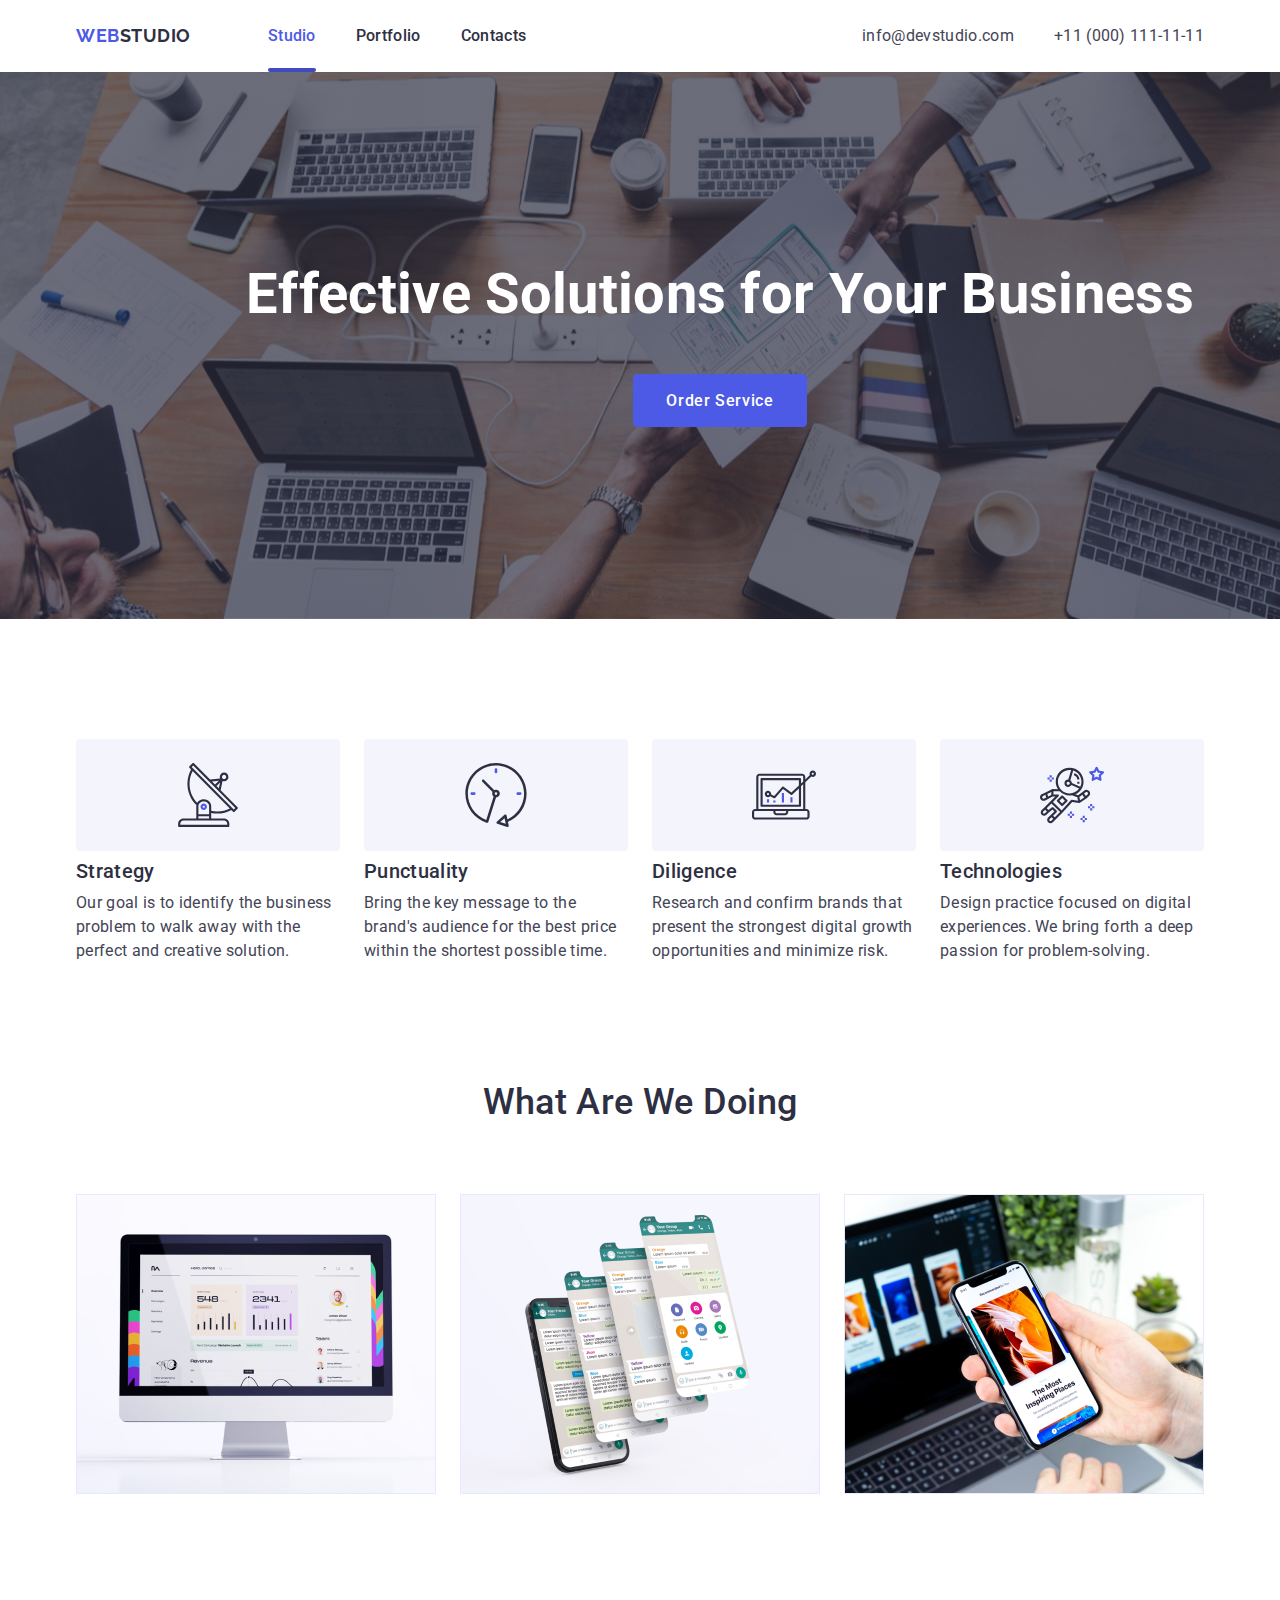
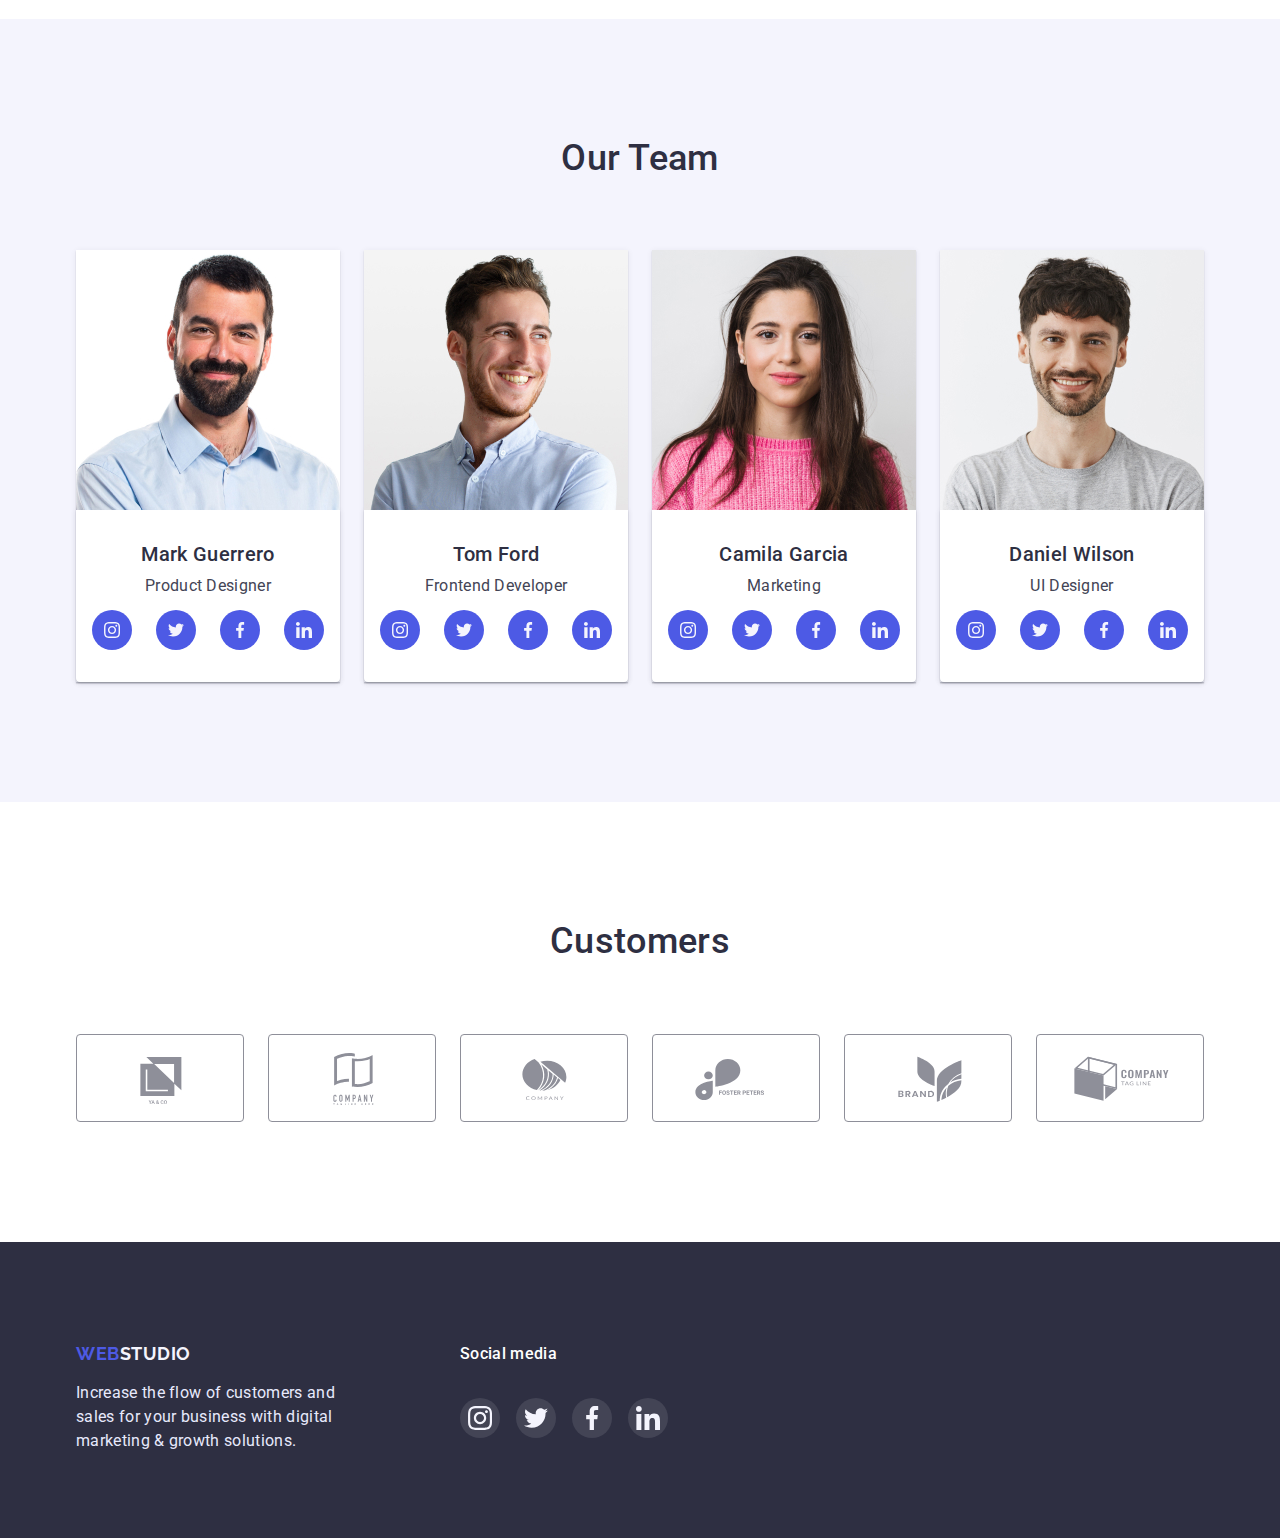
<file: index.html>
<!DOCTYPE html>
<html lang="en">
  <head>
    <meta charset="UTF-8" />
    <meta http-equiv="X-UA-Compatible" content="IE=edge" />
    <meta name="viewport" content="width=device-width, initial-scale=1.0" />
    <title>WEBSTUDIO</title>

    <link rel="preconnect" href="https://fonts.googleapis.com" />
    <link rel="preconnect" href="https://fonts.gstatic.com" crossorigin />
    <link
      href="https://fonts.googleapis.com/css2?family=Raleway:wght@700&family=Roboto:wght@400;500;700;900&display=swap"
      rel="stylesheet"
    />
    <link
      rel="stylesheet"
      href="https://cdnjs.cloudflare.com/ajax/libs/modern-normalize/1.1.0/modern-normalize.min.css"
    />

    <link rel="stylesheet" href="./css/styles.css" />
  </head>

  <body class="body">
    <header class="header">
      <div class="container header-nav">
        <nav class="logo-nav">
          <a class="logo" href="./index.html"
            ><span class="logo-color">WEB</span>STUDIO</a
          >
          <ul class="site-nav">
            <li><a href="./index.html" class="webpage">Studio</a></li>
            <li><a href="./portfolio.html">Portfolio</a></li>
            <li><a href="#">Contacts</a></li>
          </ul>
        </nav>

        <ul class="contacts auth-nav">
          <li><a href="mailto:info@devstudio.com">info@devstudio.com</a></li>
          <li><a href="tel:+11(000)1111111">+11 (000) 111-11-11</a></li>
        </ul>
      </div>
    </header>

    <main>
      <section class="headline">
        <div class="container">
          <h1 class="headline-title">Effective Solutions for Your Business</h1>
          <button class="button" data-modal-open>Order Service</button>
        </div>

        <div class="backdrop is-hidden" data-modal>
          <div class="modal">
            <button class="modal-button" data-modal-close>
              <svg class="modal-icon" width="8px" height="8px">
                <use href="./images/symbol-defs.svg#icon-vector"></use>
              </svg>
            </button>
          </div>
        </div>
      </section>

      <section class="characteristic">
        <div class="container">
          <h2 class="hidden">Characteristic</h2>
          <ul class="list desc">
            <li class="desc-list">
              <div class="advantages-decor">
                <svg class="advantages-icon" width="64px" height="64px">
                  <use href="./images/symbol-defs.svg#icon-antenna-1-1"></use>
                </svg>
              </div>
              <h3 class="title">Strategy</h3>
              <p class="text">
                Our goal is to identify the business problem to walk away with
                the perfect and creative solution.
              </p>
            </li>
            <li class="desc-list">
              <div class="advantages-decor">
                <svg class="advantages-icon" width="64px" height="64px">
                  <use href="./images/symbol-defs.svg#icon-clock-1"></use>
                </svg>
              </div>
              <h3 class="title">Punctuality</h3>
              <p class="text">
                Bring the key message to the brand's audience for the best price
                within the shortest possible time.
              </p>
            </li>
            <li class="desc-list">
              <div class="advantages-decor">
                <svg class="advantages-icon" width="64px" height="64px">
                  <use href="./images/symbol-defs.svg#icon-diagram-1"></use>
                </svg>
              </div>
              <h3 class="title">Diligence</h3>
              <p class="text">
                Research and confirm brands that present the strongest digital
                growth opportunities and minimize risk.
              </p>
            </li>
            <li class="desc-list">
              <div class="advantages-decor">
                <svg class="advantages-icon" width="64px" height="64px">
                  <use href="./images/symbol-defs.svg#icon-astronaut-1"></use>
                </svg>
              </div>
              <h3 class="title">Technologies</h3>
              <p class="text">
                Design practice focused on digital experiences. We bring forth a
                deep passion for problem-solving.
              </p>
            </li>
          </ul>
        </div>
      </section>

      <section class="work">
        <div class="container">
          <h2 class="title-list">What are we doing</h2>
          <ul class="items">
            <li>
              <img
                width="360"
                height="300"
                src="./images/img.jpg"
                alt="computer"
              />
            </li>
            <li>
              <img
                width="360"
                height="300"
                src="./images/img(1).jpg"
                alt="application functions"
              />
            </li>
            <li>
              <img
                width="360"
                height="300"
                src="./images/img(2).jpg"
                alt="mobile application"
              />
            </li>
          </ul>
        </div>
      </section>

      <section class="list-team">
        <div class="container">
          <h2 class="title-our-team">Our Team</h2>
          <ul class="list">
            <li class="list-shadow">
              <div class="image">
                <img
                  width="264"
                  height="260"
                  src="./images/mark.jpg"
                  alt="Product Designer"
                />
              </div>
              <div class="content">
                <h3 class="title">Mark Guerrero</h3>
                <p class="text">Product Designer</p>
                <ul class="icon-networks">
                  <li>
                    <a href="#" class="networks">
                      <svg class="networks-icon" width="16px" height="16px">
                        <use
                          href="./images/symbol-defs.svg#icon-instagram-2-1"
                        ></use>
                      </svg>
                    </a>
                  </li>
                  <li>
                    <a href="#" class="networks">
                      <svg class="networks-icon" width="16px" height="16px">
                        <use
                          href="./images/symbol-defs.svg#icon-twitter-1-1"
                        ></use>
                      </svg>
                    </a>
                  </li>
                  <li>
                    <a href="#" class="networks">
                      <svg class="networks-icon" width="16px" height="16px">
                        <use
                          href="./images/symbol-defs.svg#icon-facebook-1-1"
                        ></use>
                      </svg>
                    </a>
                  </li>
                  <li>
                    <a href="#" class="networks">
                      <svg class="networks-icon" width="16px" height="16px">
                        <use
                          href="./images/symbol-defs.svg#icon-linkedin-1-1"
                        ></use>
                      </svg>
                    </a>
                  </li>
                </ul>
              </div>
            </li>
            <li class="list-shadow">
              <div class="image">
                <img
                  width="264"
                  height="260"
                  src="./images/tom.jpg"
                  alt="Frontend Developer"
                />
              </div>
              <div class="content">
                <h3 class="title">Tom Ford</h3>
                <p class="text">Frontend Developer</p>
                <ul class="icon-networks">
                  <li>
                    <a href="#" class="networks">
                      <svg class="networks-icon" width="16px" height="16px">
                        <use
                          href="./images/symbol-defs.svg#icon-instagram-2-1"
                        ></use>
                      </svg>
                    </a>
                  </li>
                  <li>
                    <a href="#" class="networks">
                      <svg class="networks-icon" width="16px" height="16px">
                        <use
                          href="./images/symbol-defs.svg#icon-twitter-1-1"
                        ></use>
                      </svg>
                    </a>
                  </li>
                  <li>
                    <a href="#" class="networks">
                      <svg class="networks-icon" width="16px" height="16px">
                        <use
                          href="./images/symbol-defs.svg#icon-facebook-1-1"
                        ></use>
                      </svg>
                    </a>
                  </li>
                  <li>
                    <a href="#" class="networks">
                      <svg class="networks-icon" width="16px" height="16px">
                        <use
                          href="./images/symbol-defs.svg#icon-linkedin-1-1"
                        ></use>
                      </svg>
                    </a>
                  </li>
                </ul>
              </div>
            </li>
            <li class="list-shadow">
              <div class="image">
                <img
                  width="264"
                  height="260"
                  src="./images/camila.jpg"
                  alt="Marketing"
                />
              </div>
              <div class="content">
                <h3 class="title">Camila Garcia</h3>
                <p class="text">Marketing</p>
                <ul class="icon-networks">
                  <li>
                    <a href="#" class="networks">
                      <svg class="networks-icon" width="16px" height="16px">
                        <use
                          href="./images/symbol-defs.svg#icon-instagram-2-1"
                        ></use>
                      </svg>
                    </a>
                  </li>
                  <li>
                    <a href="#" class="networks">
                      <svg class="networks-icon" width="16px" height="16px">
                        <use
                          href="./images/symbol-defs.svg#icon-twitter-1-1"
                        ></use>
                      </svg>
                    </a>
                  </li>
                  <li>
                    <a href="#" class="networks">
                      <svg class="networks-icon" width="16px" height="16px">
                        <use
                          href="./images/symbol-defs.svg#icon-facebook-1-1"
                        ></use>
                      </svg>
                    </a>
                  </li>
                  <li>
                    <a href="#" class="networks">
                      <svg class="networks-icon" width="16px" height="16px">
                        <use
                          href="./images/symbol-defs.svg#icon-linkedin-1-1"
                        ></use>
                      </svg>
                    </a>
                  </li>
                </ul>
              </div>
            </li>
            <li class="list-shadow">
              <div class="image">
                <img
                  width="264"
                  height="260"
                  src="./images/daniel.jpg"
                  alt="UI Designer"
                />
              </div>
              <div class="content">
                <h3 class="title">Daniel Wilson</h3>
                <p class="text">UI Designer</p>
                <ul class="icon-networks">
                  <li>
                    <a href="#" class="networks">
                      <svg class="networks-icon" width="16px" height="16px">
                        <use
                          href="./images/symbol-defs.svg#icon-instagram-2-1"
                        ></use>
                      </svg>
                    </a>
                  </li>
                  <li>
                    <a href="#" class="networks">
                      <svg class="networks-icon" width="16px" height="16px">
                        <use
                          href="./images/symbol-defs.svg#icon-twitter-1-1"
                        ></use>
                      </svg>
                    </a>
                  </li>
                  <li>
                    <a href="#" class="networks">
                      <svg class="networks-icon" width="16px" height="16px">
                        <use
                          href="./images/symbol-defs.svg#icon-facebook-1-1"
                        ></use>
                      </svg>
                    </a>
                  </li>
                  <li>
                    <a href="#" class="networks">
                      <svg class="networks-icon" width="16px" height="16px">
                        <use
                          href="./images/symbol-defs.svg#icon-linkedin-1-1"
                        ></use>
                      </svg>
                    </a>
                  </li>
                </ul>
              </div>
            </li>
          </ul>
        </div>
      </section>

      <section class="work">
        <div class="container">
          <h2 class="title-list">Customers</h2>
          <ul class="icon-customers">
            <li class="customers">
              <a href="#" class="work-icon">
                <svg class="customers-icon" width="104px" height="56px">
                  <use href="./images/symbol-defs.svg#icon-YA--CO-1"></use>
                </svg>
              </a>
             </li>
            <li class="customers">
              <a href="#" class="work-icon">
                <svg class="customers-icon" width="104px" height="56px">
                  <use href="./images/symbol-defs.svg#icon-Logo-1-1"></use>
                </svg>
              </a>
            </li>
            <li class="customers">
              <a href="#" class="work-icon">
                <svg class="customers-icon" width="104px" height="56px">
                  <use href="./images/symbol-defs.svg#icon-Logo-3-1"></use>
                </svg>
              </a>
            </li>
            <li class="customers">
              <a href="#" class="work-icon">
                <svg class="customers-icon" width="104px" height="56px">
                  <use href="./images/symbol-defs.svg#icon-Logo-2-1"></use>
                </svg>
              </a>
            </li>
            <li class="customers">
              <a href="#" class="work-icon">
                <svg class="customers-icon" width="104px" height="56px">
                  <use href="./images/symbol-defs.svg#icon-Logo-4-1"></use>
                </svg>
              </a>
            </li>
            <li class="customers">
              <a href="#" class="work-icon">
                <svg class="customers-icon" width="104px" height="56px">
                  <use href="./images/symbol-defs.svg#icon-Logo-5-1"></use>
                </svg>
              </a>
            </li>
          </ul>
        </div>
      </section>
    </main>

    <footer class="footer">
      <div class="container">
          <section class="media-logo" >
          <a class="logo" href="./index.html"
            ><span class="logo-color">WEB</span>STUDIO</a
          >
          <p class="title">
            Increase the flow of customers and sales for your business with
            digital marketing & growth solutions.
          </p>
        </section>
        
        <section class="content-social-media" >
          <h4 class="social-media">Social media</h4>
          <ul class="icon-networks-media">
            <li>
              <a href="#" class="icon-media">
                <svg
                  class="networks-icon-media"
                  width="24px"
                  height="24px"
                >
                  <use href="./images/symbol-defs.svg#icon-instagram-2-1"></use>
                </svg>
              </a>
            </li>
            <li>
              <a href="#" class="icon-media">
                <svg class="networks-icon-media" width="24px" height="24px">
                  <use href="./images/symbol-defs.svg#icon-twitter-1-1"></use>
                </svg>
              </a>
            </li>
            <li>
              <a href="#" class="icon-media">
                <svg class="networks-icon-media" width="24px" height="24px">
                  <use href="./images/symbol-defs.svg#icon-facebook-1-1"></use>
                </svg>
              </a>
            </li>
            <li>
              <a href="#" class="icon-media">
                <svg class="networks-icon-media" width="24px" height="24px">
                  <use href="./images/symbol-defs.svg#icon-linkedin-1-1"></use>
                </svg>
              </a>
            </li>
          </ul>
        </section>
      </div>
    </footer>
    <script src="./modal.js"></script>
  </body>
</html>
</file>
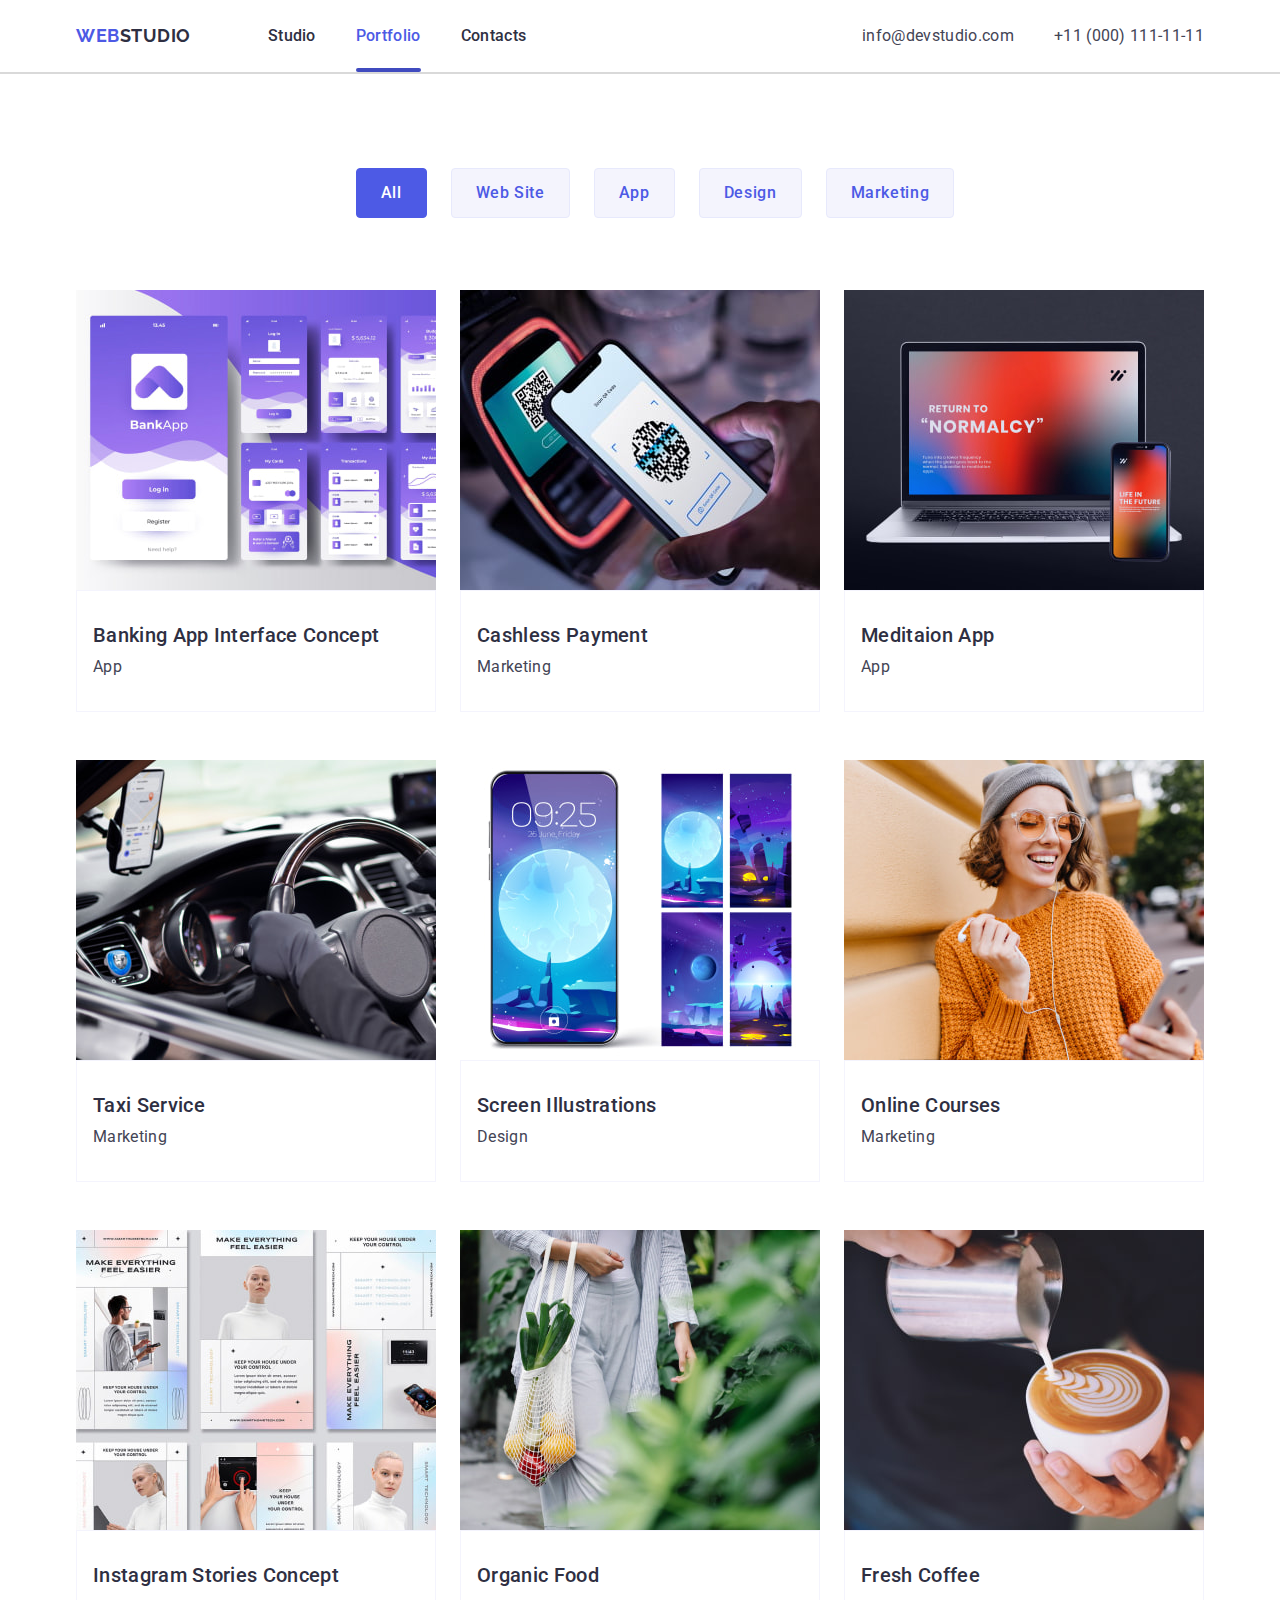
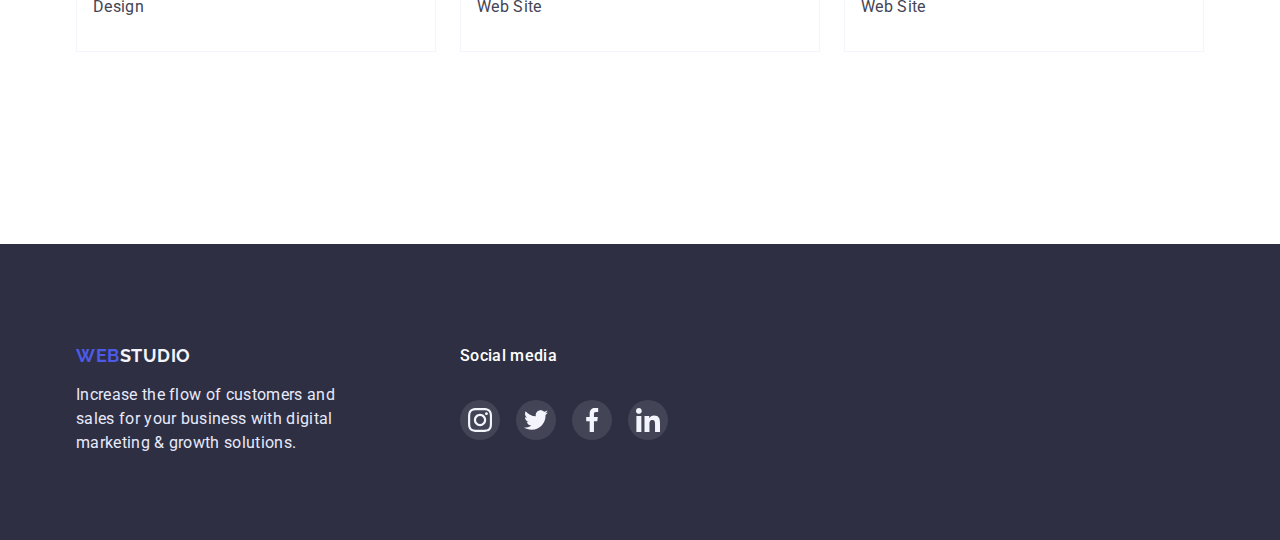
<file: portfolio.html>
<!DOCTYPE html>
<html lang="en">
  <head>
    <meta charset="UTF-8" />
    <meta http-equiv="X-UA-Compatible" content="IE=edge" />
    <meta name="viewport" content="width=device-width, initial-scale=1.0" />
    <title>Portfolio</title>

    <link rel="preconnect" href="https://fonts.googleapis.com" />
    <link rel="preconnect" href="https://fonts.gstatic.com" crossorigin />
    <link
      href="https://fonts.googleapis.com/css2?family=Raleway:wght@700&family=Roboto:wght@400;500;700;900&display=swap"
      rel="stylesheet"
    />
    <link
      rel="stylesheet"
      href="https://cdnjs.cloudflare.com/ajax/libs/modern-normalize/1.1.0/modern-normalize.min.css"
    />

    <link
      rel="stylesheet"
      href="https://cdnjs.cloudflare.com/ajax/libs/modern-normalize/1.1.0/modern-normalize.min.css"
    />

    <link rel="stylesheet" href="./css/styles.css" />
  </head>

  <body class="body">
    <header class="header">
      <div class="container header-nav">
        <nav class="logo-nav">
          <a class="logo" href="./index.html"
            ><span class="logo-color">WEB</span>STUDIO</a
          >
          <ul class="site-nav">
            <li><a href="./index.html">Studio</a></li>
            <li><a href="./portfolio.html" class="webpage">Portfolio</a></li>
            <li><a href="#">Contacts</a></li>
          </ul>
        </nav>

        <ul class="contacts auth-nav">
          <li><a href="mailto:info@devstudio.com">info@devstudio.com</a></li>
          <li><a href="tel:+11(000)1111111">+11 (000) 111-11-11</a></li>
        </ul>
      </div>
    </header>

    <main>
      <section class="picture">
        <div class="container">
          <h1 class="hidden">Portfolio</h1>
          <ul class="container primtary">
            <li><button class="button-picture" type="button">All</button></li>
            <li>
              <button class="button-primtary" type="button">Web Site</button>
            </li>
            <li><button class="button-primtary" type="button">App</button></li>
            <li>
              <button class="button-primtary" type="button">Design</button>
            </li>
            <li>
              <button class="button-primtary" type="button">Marketing</button>
            </li>
          </ul>

          <ul class="element">
            <li class="element-portfolio">
              <a href="#" class="portf-link">
                <div class="image-portfolio">
                  <img 
                    width="360"
                    height="300"
                    src="./images/сoncept.jpg"
                    alt="Concept"
                  />
                  <div class="overlay-thumb">
                  <p class="description">
                    14 Stylish and User-Friendly App Design Concepts · Task
                    Manager App · Calorie Tracker App · Exotic Fruit Ecommerce
                    App · Cloud Storage App
                  </p>
                </div>
                </div>
                <div class="content-portfolio">
                  <h2 class="title-portfolio">Banking App Interface Concept</h2>
                  <p class="text-portfolio">App</p>
                </div>
              </a>
            </li>

            <li class="element-portfolio">
              <a href="#" class="portf-link">
                <div class="image-portfolio">
                  <img
                    width="360"
                    height="300"
                    src="./images/paymentt.jpg"
                    alt="Cashless Payment"
                  />
                  <div class="overlay-thumb">
                    <p class="description">
                      14 Stylish and User-Friendly App Design Concepts · Task
                      Manager App · Calorie Tracker App · Exotic Fruit Ecommerce
                      App · Cloud Storage App
                    </p>
                  </div>
                </div>
                <div class="content-portfolio">
                  <h2 class="title-portfolio">Cashless Payment</h2>
                  <p class="text-portfolio">Marketing</p>
                </div>
              </a>
            </li>

            <li class="element-portfolio">
              <a href="#" class="portf-link">
                <div class="image-portfolio">
                  <img
                    width="360"
                    height="300"
                    src="./images/meditaion.jpg"
                    alt="Meditaion App"
                  />
                  <div class="overlay-thumb">
                    <p class="description">
                      14 Stylish and User-Friendly App Design Concepts · Task
                      Manager App · Calorie Tracker App · Exotic Fruit Ecommerce
                      App · Cloud Storage App
                    </p>
                  </div>
                </div>
                <div class="content-portfolio">
                  <h2 class="title-portfolio">Meditaion App</h2>
                  <p class="text-portfolio">App</p>
                </div>
              </a>
            </li>

            <li class="element-portfolio">
              <a href="#" class="portf-link">
                <div class="image-portfolio">
                  <img
                    width="360"
                    height="300"
                    src="./images/taxi.jpg"
                    alt="Taxi Service"
                  />
                  <div class="overlay-thumb">
                    <p class="description">
                      14 Stylish and User-Friendly App Design Concepts · Task
                      Manager App · Calorie Tracker App · Exotic Fruit Ecommerce
                      App · Cloud Storage App
                    </p>
                  </div>
                </div>
                <div class="content-portfolio">
                  <h2 class="title-portfolio">Taxi Service</h2>
                  <p class="text-portfolio">Marketing</p>
                </div>
              </a>
            </li>

            <li class="element-portfolio">
              <a href="#" class="portf-link">
                <div class="image-portfolio">
                  <img
                    width="360"
                    height="300"
                    src="./images/screen.jpg"
                    alt="Screen Illustrations"
                  />
                  <div class="overlay-thumb">
                    <p class="description">
                      14 Stylish and User-Friendly App Design Concepts · Task
                      Manager App · Calorie Tracker App · Exotic Fruit Ecommerce
                      App · Cloud Storage App
                    </p>
                  </div>
                </div>
                <div class="content-portfolio">
                  <h2 class="title-portfolio">Screen Illustrations</h2>
                  <p class="text-portfolio">Design</p>
                </div>
              </a>
            </li>

            <li class="element-portfolio">
              <a href="#" class="portf-link">
                <div class="image-portfolio">
                  <img
                    width="360"
                    height="300"
                    src="./images/courses.jpg"
                    alt="Online Courses"
                  />
                  <div class="overlay-thumb">
                    <p class="description">
                      14 Stylish and User-Friendly App Design Concepts · Task
                      Manager App · Calorie Tracker App · Exotic Fruit Ecommerce
                      App · Cloud Storage App
                    </p>
                  </div>
                </div>
                <div class="content-portfolio">
                  <h2 class="title-portfolio">Online Courses</h2>
                  <p class="text-portfolio">Marketing</p>
                </div>
              </a>
            </li>

            <li class="element-portfolio">
              <a href="#" class="portf-link">
                <div class="image-portfolio">
                  <img
                    width="360"
                    height="300"
                    src="./images/instagram.jpg"
                    alt="Instagram Stories Concept"
                  />
                  <div class="overlay-thumb">
                    <p class="description">
                      14 Stylish and User-Friendly App Design Concepts · Task
                      Manager App · Calorie Tracker App · Exotic Fruit Ecommerce
                      App · Cloud Storage App
                    </p>
                  </div>
                </div>
                <div class="content-portfolio">
                  <h2 class="title-portfolio">Instagram Stories Concept</h2>
                  <p class="text-portfolio">Design</p>
                </div>
              </a>
            </li>

            <li class="element-portfolio">
              <a href="#" class="portf-link">
                <div class="image-portfolio">
                  <img
                    width="360"
                    height="300"
                    src="./images/food.jpg"
                    alt="Organic Food"
                  />
                  <div class="overlay-thumb">
                    <p class="description">
                      14 Stylish and User-Friendly App Design Concepts · Task
                      Manager App · Calorie Tracker App · Exotic Fruit Ecommerce
                      App · Cloud Storage App
                    </p>
                  </div>
                </div>
                <div class="content-portfolio">
                  <h2 class="title-portfolio">Organic Food</h2>
                  <p class="text-portfolio">Web Site</p>
                </div>
              </a>
            </li>

            <li class="element-portfolio">
              <a href="#" class="portf-link">
                <div class="image-portfolio">
                  <img
                    width="360"
                    height="300"
                    src="./images/сoffee.jpg"
                    alt="Coffee"
                  />
                  <div class="overlay-thumb">
                    <p class="description">
                      14 Stylish and User-Friendly App Design Concepts · Task
                      Manager App · Calorie Tracker App · Exotic Fruit Ecommerce
                      App · Cloud Storage App
                    </p>
                  </div>
                </div>
                <div class="content-portfolio">
                  <h2 class="title-portfolio">Fresh Coffee</h2>
                  <p class="text-portfolio">Web Site</p>
                </div>
              </a>
            </li>
          </ul>
        </div>
      </section>
    </main>

    <footer class="footer">
      <div class="container">
          <section class="media-logo" >
          <a class="logo" href="./index.html"
            ><span class="logo-color">WEB</span>STUDIO</a
          >
          <p class="title">
            Increase the flow of customers and sales for your business with
            digital marketing & growth solutions.
          </p>
        </section>
        
        <section class="content-social-media" >
          <h4 class="social-media">Social media</h4>
          <ul class="icon-networks-media">
            <li>
              <a href="#" class="icon-media">
                <svg
                  class="networks-icon-media"
                  width="24px"
                  height="24px"
                >
                  <use href="./images/symbol-defs.svg#icon-instagram-2-1"></use>
                </svg>
              </a>
            </li>
            <li>
              <a href="#" class="icon-media">
                <svg class="networks-icon-media" width="24px" height="24px">
                  <use href="./images/symbol-defs.svg#icon-twitter-1-1"></use>
                </svg>
              </a>
            </li>
            <li>
              <a href="#" class="icon-media">
                <svg class="networks-icon-media" width="24px" height="24px">
                  <use href="./images/symbol-defs.svg#icon-facebook-1-1"></use>
                </svg>
              </a>
            </li>
            <li>
              <a href="#" class="icon-media">
                <svg class="networks-icon-media" width="24px" height="24px">
                  <use href="./images/symbol-defs.svg#icon-linkedin-1-1"></use>
                </svg>
              </a>
            </li>
          </ul>
        </section>
      </div>
    </footer>
  </body>
</html>
</file>
<file: css/styles.css>
/* палітра */
/* #4D5AE5   
/* #2E2F42 */
/* #31D0AA */
/* #434455  text*/
/* #8E8F99   Subtle Text*/
/* #E7E9FC  Accent*/
/* #F4F4FD  Light */
/* #404BBF; */

:root{
    --primary-text-color: #434455;
    --title-text-color: #2E2F42;
    --button-color: #4D5AE5;
    --active-states-color:#404BBF;    
    --headline-title-color: #FFFFFF;
    --footer-logo-color: #F4F4FD;
    --subtle-backgrounds: #E7E9FC;
    --icon-media--color:#31D0AA;
    --icon--color:#8E8F99;

}
h2{
    margin-top: 0;
}

.title{
    margin-top: 0;
}
body{
    font-family: Roboto, sans-serif;
    letter-spacing: 0.02em;
    color: var(--primary-text-color);
    
}

.header{
    box-shadow: 0px 2px 0px rgba(0, 0, 0, 0.15);
}

.header-nav{
    display: flex;
    align-items: center;
    justify-content: center;
}
.site-nav .webpage{
    color: var(--button-color);   
}

.contacts{
    display: flex;
    align-items: center;
    margin-left: auto;
}
.logo-nav{
    display: flex;
    align-items: center;
}

.logo  {
    color: var(--title-text-color);
    font-family: Raleway, sans-serif ;
    font-weight: 700;
    letter-spacing: 0.03em;
    font-size: 18px;
    line-height: 1.3;
    text-decoration: none;
}

.logo-color{
    color: var(--button-color);
    font-family: Raleway, sans-serif;
    font-weight: 700;
    letter-spacing: 0.03em;
    font-size: 18px;
    line-height: 1.2; 
}

ul{
    list-style: none;
    margin-top: 0;
    margin-bottom: 0;
    padding-left: 0;
}

/* навігація */
.site-nav a{
    color: var(--title-text-color);
    font-weight: 500;
    font-size: 16px;
    line-height: 1.5;
    text-decoration: none; 
    display: block;
    padding-top: 24px;
    padding-bottom: 24px;
    position: relative;

    transition: color 250ms cubic-bezier(0.4, 0, 0.2, 1)
}

.webpage::after{
    content: "";
    display: block;
    width: 100%;
    height: 4px;
    background-color: #404BBF;
    border-radius: 2px;
    position: absolute;
    bottom: 0;
    left: 0;
}

.site-nav{
    display: flex;
    justify-content: center;
    margin-left: 77px;
}
 
.auth-nav{
    display: flex;
    justify-content: center; 
}

.site-nav li:not(:last-child){
    margin-right: 40px;
}

.auth-nav li:not(:last-child){
    margin-right: 40px;
}

.site-nav a:hover,
.site-nav a:focus {
    color: var(--button-color);
}

.auth-nav a{
    color: var(--primary-text-color);
    font-weight: 400;
    font-size: 16px;
    line-height: 1.5;
    text-decoration: none;
    padding-top: 24px;
    padding-bottom: 24px;

    transition: color 250ms cubic-bezier(0.4, 0, 0.2, 1)
}

.auth-nav a:hover,
.auth-nav a:focus {
    color: var(--button-color);
}

.logo-nav .site-nav{
    margin-top: 0;
    margin-bottom: 0;
    padding-left: 0;
}


/* headline===== */

.headline{
    background-image:linear-gradient(to right, rgba(46, 47, 66, 0.7),rgba(46,47,66,0.7)), url(../images/people-office.jpg) ;
    text-align: center;
    padding-top: 192px;
    padding-bottom: 192px;
    background-size: cover;
    background-repeat: no-repeat;
    background-position: center;
    width: 1440px;
    margin: auto;
}

.headline-title{
    font-family: "roboto" sans-serif;
    color: var(--headline-title-color);
    font-weight: 700;
    font-size: 56px;
    line-height: 1.1;
    text-align: center;
    margin-top: 0;
    margin-bottom: 48px;
}

.backdrop{
    position:fixed;
    top: 0;
    left: 0;
    width: 100vw;
    height: 100vh;
    background: rgba(46, 47, 66, 0.4);
    z-index: 2;
}

.backdrop.is-hidden{
    opacity: 0;
    pointer-events: none;
}

.modal{
    position: absolute;
    width: 408px;
    height: 576px;
    left: 50%;
    top: 50%;
    transform: translate(-50%, -50%);
    background: #FCFCFC;
    box-shadow: 0px 1px 1px rgba(0, 0, 0, 0.14), 0px 1px 3px rgba(0, 0, 0, 0.12), 0px 2px 1px rgba(0, 0, 0, 0.2);
    border-radius: 4px;
    
}
.modal-button{
    position: absolute;
    width: 24px;
    height: 24px;
    top:24px;
    right: 24px;
    border-radius: 50%;
    align-items: center;
    justify-content: center;
    display: flex;
    padding: 0;
    background: #E7E9FC;
    border: 1px solid rgba(0, 0, 0, 0.1);
    cursor: pointer;
}

.modal-icon{
    display: flex;
    width: 8px;
    height: 8px;
    fill: currentColor;
}

.modal-button:hover,
.modal-button:focus{
    background-color: #404BBF;
    color: #FFFFFF;
}

/* характеристика */

.characteristic{
    padding-top: 120px;
}

.hidden{
    position: absolute;
    white-space: nowrap;
    width: 1px;
    height: 1px;
    overflow: hidden;
    border: 0;
    padding: 0;
    clip: rect(0 0 0 0);
    clip-path: inset(50%);
    margin: -1px;
}

.list .title{
    color: var(--title-text-color);
    font-weight: 500;
    font-size: 20px;
    line-height: 1.2;
    margin-top: 0;
    margin-bottom: 8px;
    text-align: left;
}

.advantages-decor{
    display: flex;
    justify-content: center;
    align-items: center;
    background-color:var(--footer-logo-color);
    margin-bottom: 8px;
    height: 112px;
    border-radius: 4px;
}

.advantages-icon{
    display: flex;
    align-items: center;
    width: 64px;
    height: 64px;
    position: absolute;
}

.desc-list:not(:last-child){
    margin-right: 24px;   
}

.desc-list{
    width: calc((100% - 72px) / 4);
}

.list{
    display: flex;
}

.work{
    display: flex;
    padding-top: 120px;
    padding-bottom: 120px; 
}

/* .list-team li{
    width: calc((100% - 72px) / 4);
} */

.items{
    display: flex;
}

.list .list:not(:last-child){
    margin-right: 24px;   
}

.work .items li:not(:last-child){
    margin-right: 24px;   
}

.list .text{
    font-weight: 400;
    font-size: 16px;
    line-height: 1.5;
    margin-top: 0;
    margin-bottom: 0px;
}

.container .title{
    margin-bottom: 8px;
}


.container .text{
    margin-top: 0;
    margin-bottom: 0;
}

.image{
    display: flex;
}

.list-team .title{
    margin-top: 0;
    text-align: center;
}
.content{
    padding: 32px 16px;
    background: #FFFFFF;
    box-shadow: 0px 1px 6px rgba(46, 47, 66, 0.08), 0px 1px 1px rgba(46, 47, 66, 0.16), 0px 2px 1px rgba(46, 47, 66, 0.08);
    border-radius: 0px 0px 4px 4px;
    text-align: center;
    
}
 
.title-list{
    color: var(--title-text-color);
    font-weight: 500;
    font-size: 36px;
    line-height: 1.1;
    text-transform: capitalize;
    text-align: center;
    margin-bottom: 72px;
}
  
.list-team .list li:not(:last-child){
    margin-right: 24px;
}

.list-shadow{
    box-shadow: 0px 1px 6px rgba(46, 47, 66, 0.08), 0px 1px 1px rgba(46, 47, 66, 0.16), 0px 2px 1px rgba(46, 47, 66, 0.08);
}

.list-team .title-our-team{
    color: var(--title-text-color);
    font-weight: 500;
    font-size: 36px;
    line-height: 1.1;
    text-transform: capitalize;
    text-align: center;
    margin-bottom: 72px;
}

.icon-networks{
    display: flex;
    margin-top: 12px; 
    justify-content: center;  
}

.content .icon-networks li:not(:last-child){
    margin-right: 24px;
}

.networks{
    display: flex;
     background-color: var(--button-color);
    justify-content: center;
    align-items: center;
    border-radius: 50%;
    width: 40px;
    height: 40px;
}

/* customers */
.customers-icon{
    display: flex;
    justify-content: center;
    align-items: center;
    fill: currentColor; 
}

.work-icon{
    color: var(--icon--color);
    display: flex;
    border: 1px solid var(--icon--color);
    width: 100%;
    height: 88px;
    border-radius: 4px;
    justify-content: center;
    align-items: center; 

    transition: color 250ms cubic-bezier(0.4, 0, 0.2, 1)
}

.icon-customers{
    display: flex;
}

.customers{
    width: calc((100% - 120px) / 6); 
}

.customers:not(:last-child){
    margin-right: 24px;
}

 .work-icon:hover,
 .work-icon:focus{
    border-color: #4D5AE5;
    fill: var(--button-color);
    color: var(--button-color);
}

/* футер */
.footer{
    background: var(--title-text-color);
    padding-top: 100px;
    padding-bottom: 100px;
    display: flex;
}

.footer .logo{
    color: var(--footer-logo-color);
    font-family: Raleway, sans-serif ;
    font-weight: 700;
    letter-spacing: 0.03em;
    font-size: 18px;
    line-height: 1.3;
}

.footer .title{
    color: var(--subtle-backgrounds);
    font-weight: 400;
    font-size: 16px;
    line-height: 1.5;
    margin-top: 16px;
    margin-right: 120px;
    margin-bottom: 0;
    width: 264px;
}

.social-media {
    display: flex;
    color: #FFFFFF;
    font-weight: 500;
    font-size: 16px;
    line-height: 1.5;
    text-decoration: none;
    padding-top: 0;
    padding-bottom: 16px;
    margin: 0 0;
}

/* .media{
    display: flex;
    margin-left: auto;
    margin-right: auto;
    width: 1158px; 
    padding-left: 15px;
    padding-right: 15px;
} */

.media-logo{
    display: block;
    margin-right: 120px;
    width:264px;
    height:72px;
}

.footer .container{
    display: flex;
}

.icon-media {
    background-color: var(--primary-text-color);
    justify-content: center;
    align-items: center;
    border-radius: 50%;
    width: 40px;
    height: 40px;
    display: flex; 
   
    transition: background-color 250ms cubic-bezier(0.4, 0, 0.2, 1)
}

.icon-media:hover,
.icon-media:focus{
   background-color: var(--icon-media--color);    
}

.networks-icon-media{
    fill: currentColor;
    width: 24px;
    height: 24px;
    margin: 8px 8px; 
    display: flex;
}

.icon-networks-media{
    display: flex;
    margin-top: 16px;   
}

.icon-networks-media li:not(:last-child){
    margin-right: 16px;
}


/* кнопки */

.button{
    color: var(--headline-title-color);
    background: var(--button-color);
    font-family: 'Roboto';
    font-weight: 500;
    font-size: 16px;
    line-height: 1.2;
    letter-spacing: 0.04em;
    cursor: pointer;
    border-radius: 4px;
    padding: 16px 32px;
    min-width: 170px;
    text-align: center;
    border: 1px solid var(--button-color);
        
    transition: background 250ms cubic-bezier(0.4, 0, 0.2, 1);
}

.button-picture{
    color: var(--headline-title-color);
    background: var(--button-color);
    font-family: 'Roboto';
    font-weight: 500;
    font-size: 16px;
    line-height: 1.5;
    letter-spacing: 0.04em;
    cursor: pointer;
    border-radius: 4px;
    padding: 12px 24px;
    min-width: 69px;
    min-height: 48px;
    text-align: center;
    border: 1px solid var(--button-color);
    
    transition: background 250ms cubic-bezier(0.4, 0, 0.2, 1);
}
.button-primtary {
    color: var(--button-color);
    background: var(--footer-logo-color);
    font-family: 'Roboto';
    font-weight: 500;
    font-size: 16px;
    line-height: 1.5;
    letter-spacing: 0.04em;
    cursor: pointer;
    border-radius: 4px;
    padding: 12px 24px;
    min-width: 69px;
    min-height: 48px;
    text-align: center;
    border: 1px solid var(--subtle-backgrounds);
    transition: background 250ms cubic-bezier(0.4, 0, 0.2, 1);
}

.button:hover,
.button:focus{
    background: var(--active-states-color);
    color: var(--headline-title-color);
    border: 1px solid var(--button-color);
    box-shadow: 0px 4px 4px rgba(0, 0, 0, 0.15);
}


.button-primtary:hover,
.button-primtary:focus, 
.button-picture:hover,
.button-picture:focus{
    background: var(--active-states-color);
    color: var(--headline-title-color);
    border: 1px solid var(--button-color);
    box-shadow: 0px 3px 1px rgba(0, 0, 0, 0.1), 0px 2px 1px rgba(0, 0, 0, 0.08), 0px 2px 2px rgba(0, 0, 0, 0.12);
}

.container{
    margin-left: auto;
    margin-right: auto;
    width: 1158px; 
    padding-left: 15px;
    padding-right: 15px;
}

.list-team{
    background: var(--footer-logo-color); 
    padding-top: 120px;
    padding-bottom: 120px; 
}
/* Portfolio */

.primtary{
    display: flex;
    align-items: center;
    justify-content: center;
    margin-bottom: 72px;
}

.image-portfolio{
   position: relative;
   overflow: hidden;
   display: flex;
}

.portf-link{
    text-decoration: none;
}

.portf-link:hover .overlay-thumb{
    transform: translateY(0);
}

.portf-link:focus .overlay-thumb{
    transform: translateY(0);
}

.overlay-thumb{
    position: absolute;
    left: 0;
    top: 0;
    padding: 40px 32px;
    width: 100%;
    height: 100%;
    background-color: #4D5AE5;
    transform: translateY(100%);
    transition: transform 250ms cubic-bezier(0.4, 0, 0.2, 1);
}

.description{
    margin: 0;
    padding: 0;
    color: var(--footer-logo-color);
    font-family: 'Roboto';
    font-weight: 400;
    font-size: 16px;
    line-height: 1.5;
    letter-spacing: 0.02em;
}

.primtary li:not(:last-child){
    margin-right: 24px;
}

.element{
    display: flex;
    flex-wrap: wrap;
    margin-right: -24px; ;
    margin-bottom: -48px;
}

.element li{
    width: 360px;
    margin-right: 24px;
    margin-bottom: 48px;
    transition: box-shadow 250ms cubic-bezier(0.4, 0, 0.2, 1)
}

.element li:nth-last-child(-n + 3){
    margin-bottom: 120px;
}


.content-portfolio {
    background: #FFFFFF;
    border: 0.5px solid #F4F4FD;
    padding: 32px 16px 32px 16px;
    padding-bottom: 32px;
}

.picture{
    padding-top: 96px;
    padding-bottom: 120px;
}

.title-portfolio{
    color: var(--title-text-color);
    font-weight: 500;
    font-size: 20px;
    line-height: 1.2;
    margin-top: 0;
    margin-bottom: 8px;
    text-align: left;
    text-decoration: none;
}

.text-portfolio{
    font-weight: 400;
    font-size: 16px;
    line-height: 1.5;
    margin-top: 0;
    margin-bottom: 0px;
    text-decoration: none;
    color: var(--primary-text-color);
}

.element-portfolio:hover{
    box-shadow: 0px 1px 6px rgba(46, 47, 66, 0.08);
    cursor: pointer;
}

.portf-link:hover{
    box-shadow: 0px 1px 6px rgba(46, 47, 66, 0.08);
    cursor: pointer;
}
</file>
